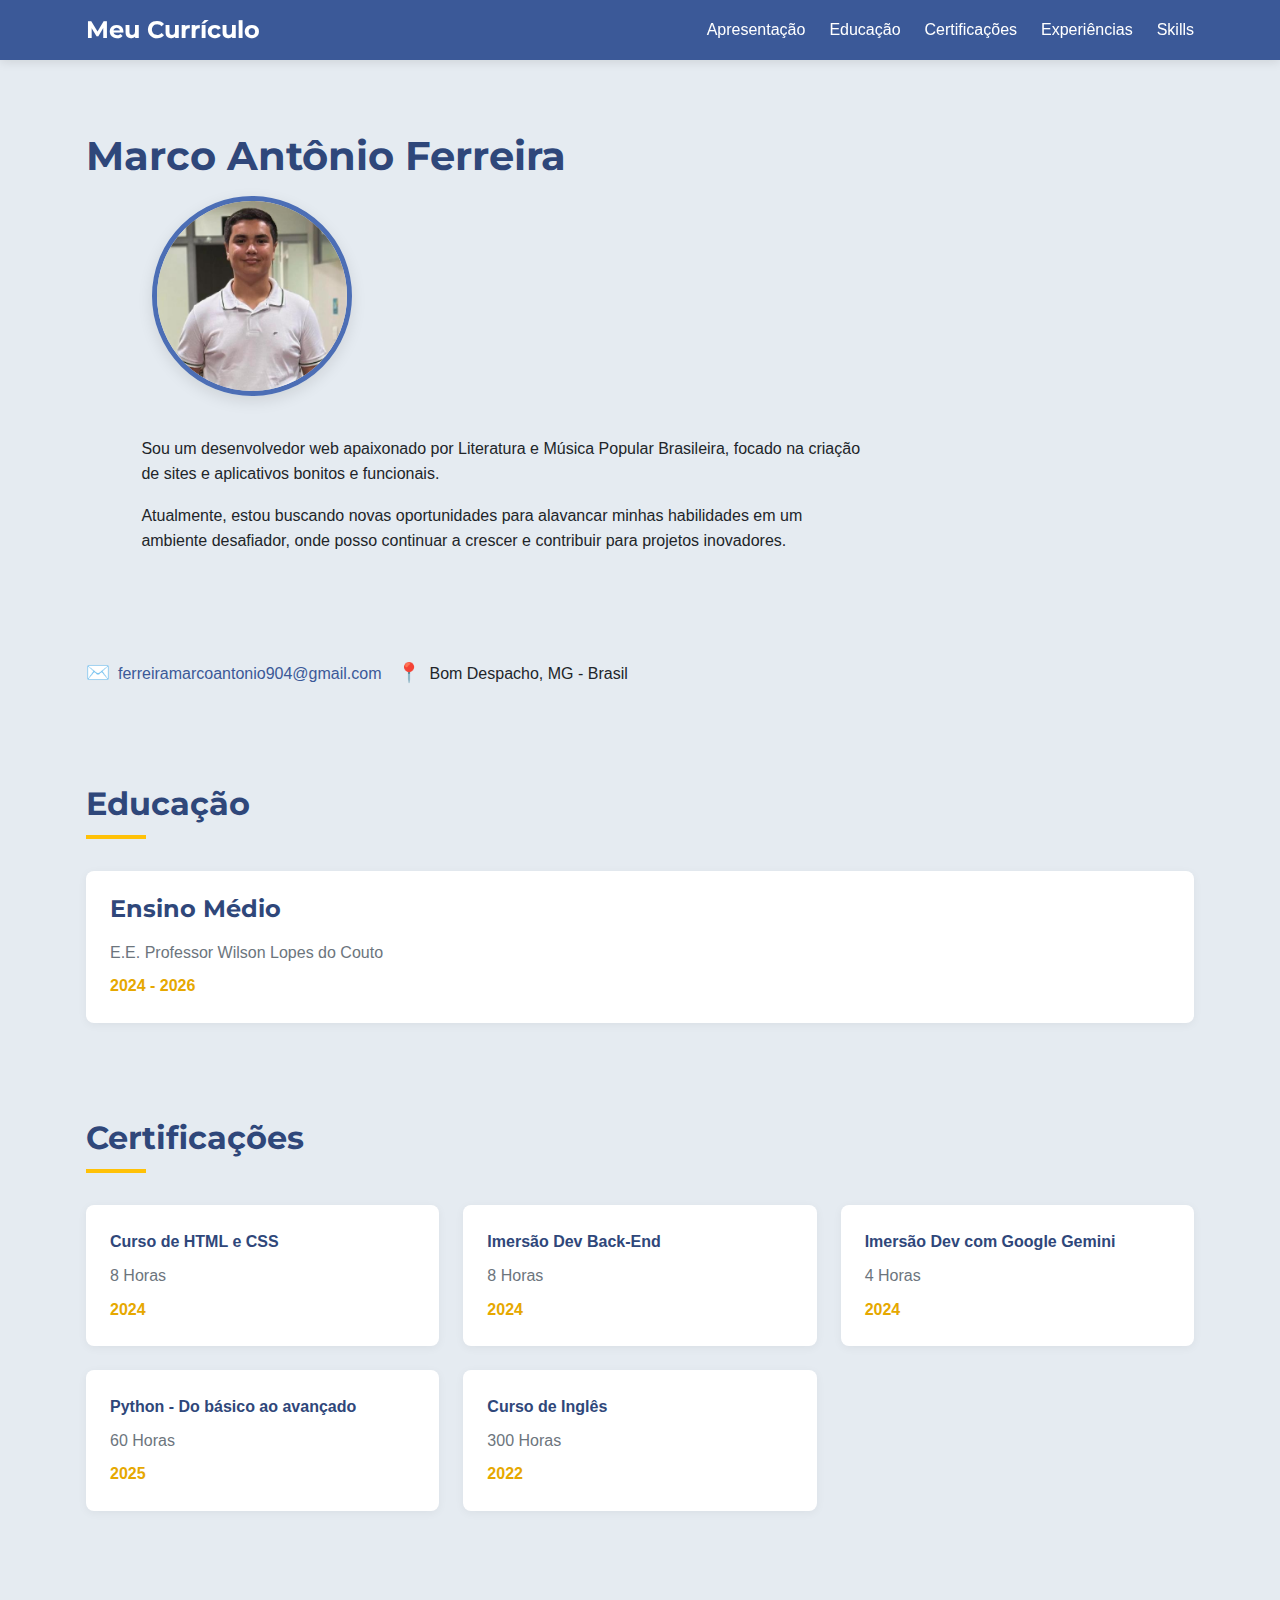
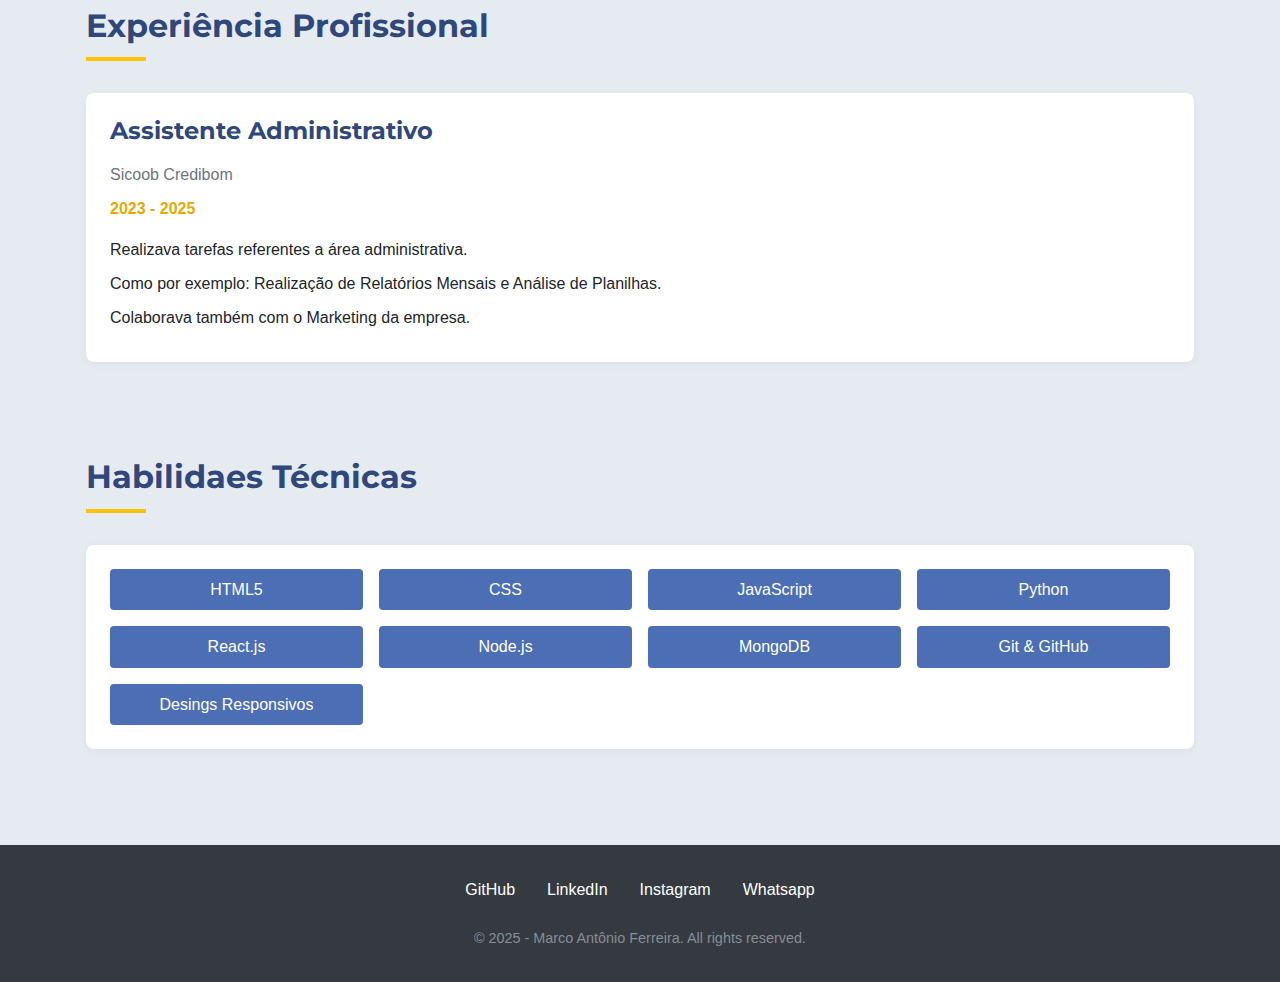
<file: CV/index.html>
<!DOCTYPE html>
<html lang="en">
  <head>
    <meta charset="UTF-8" />
    <meta name="viewport" content="width=device-width, initial-scale=1.0" />
    <title>Curriculum Vitae: Marco Antônio Ferreira    </title>
    <link rel="stylesheet" href="style.css">
    <link rel="preconnect" href="https://fonts.googleapis.com">
    <link rel="preconnect" href="https://fonts.gstatic.com" crossorigin>
    <link href="https://fonts.googleapis.com/css2?family=Montserrat:wght@500;600;700&family=Open+Sans:wght@400;500;600&display=swap" rel="stylesheet">
  </head>
  <body>
    <header id="header">
      <div class="container">
        <div class="logo">Meu Currículo </div>
        <input type="checkbox" id="nav-toggle" class="nav-toggle">
        <label for="nav-toggle" class="nav-toggle-label">
          <span></span>
        </label>
        <nav>
          <ul>
            <li><a href="#presentation">Apresentação</a></li>
            <li><a href="#education">Educação</a></li>
            <li><a href="#certifications">Certificações</a></li>
            <li><a href="#experience">Experiências</a></li>
            <li><a href="#skills">Skills</a></li>
          </ul>
        </nav>
      </div>
    </header>

    <main>
      <!-- Presentation Section -->
      <section id="presentation" class="section">
        <div class="container">
          <h1>Marco Antônio Ferreira</h1>
          <div class="presentation-content">
            <div class="profile-photo">
              <img src="img/Marco-Foto.jpg" alt="Marco">
            </div>
            <div class="presentation-text">
              <p>Sou um desenvolvedor web apaixonado por Literatura e Música Popular Brasileira, focado na criação de sites e aplicativos bonitos e funcionais.</p>

              <p> Atualmente, estou buscando novas oportunidades para alavancar minhas habilidades em um ambiente desafiador, onde posso continuar a crescer e contribuir para projetos inovadores.</p>

            </div>
            <div class="contact-info">
              <div class="contact-item">
                <span class="icon">✉️</span>
                <a href="email">ferreiramarcoantonio904@gmail.com</a>
              </div>
              <div class="contact-item">
                <span class="icon">📍</span>
                <span>Bom Despacho, MG - Brasil</span>
              </div>
            </div>
          </div>
        </div>
      </section>

      <section id="education" class="section">
        <div class="container">
          <h2>Educação</h2>
          <div class="education-content">
            <div class="education-item">
              <h3>Ensino Médio</h3>
              <p class="degree">E.E. Professor Wilson Lopes do Couto</p>
              <p class="year">2024 - 2026</p>
      </section>

      <section id="certifications" class="section">
        <div class="container">
          <h2>Certificações</h2>
          <div class="certifications-content">
            <div class="certification-item">
              <p class="certification-name">Curso de HTML e CSS</p>
              <p class="certification-duration">8 Horas</p>
              <p class="certification-year">2024</p>
            </div>
            <div class="certification-item">
              <p class="certification-name">Imersão Dev Back-End</p>
              <p class="certification-duration">8 Horas</p>
              <p class="certification-year">2024</p>
            </div>
            <div class="certification-item">
              <p class="certification-name">Imersão Dev com Google Gemini</p>
              <p class="certification-duration">4 Horas</p>
              <p class="certification-year">2024</p>
            </div>
            <div class="certification-item">
              <p class="certification-name">Python - Do básico ao avançado </p>
              <p class="certification-duration">60 Horas</p>
              <p class="certification-year">2025</p>
            </div>
            <div class="certification-item">
                <p class="certification-name">Curso de Inglês </p>
                <p class="certification-duration">300 Horas</p>
                <p class="certification-year">2022</p>
              </div>
          </div>
        </div>
      </section>

      <section id="experience" class="section">
        <div class="container">
          <h2>Experiência Profissional</h2>
          <div class="experience-content">
            <div class="experience-item">
              <h3>Assistente Administrativo</h3>
              <p class="company">Sicoob Credibom</p>
              <p class="period">2023 - 2025</p>
              <div class="responsibilities">
                <p>Realizava tarefas referentes a área administrativa.</p>
                <p>Como por exemplo: Realização de Relatórios Mensais e Análise de Planilhas. </p>
                <p>Colaborava também com o Marketing da empresa.</p>
              </div>
        </div>
      </section>

      <section id="skills" class="section">
        <div class="container">
          <h2>Habilidaes Técnicas</h2>
          <div class="skills-content">
            <ul class="skills-list">
              <li>HTML5</li>
              <li>CSS</li>
              <li>JavaScript </li>
              <li>Python</li>
              <li>React.js</li>
              <li>Node.js</li>
              <li>MongoDB</li>
              <li>Git & GitHub</li>
              <li>Desings Responsivos </li>
            </ul>
          </div>
        </div>
      </section>
    </main>

    <footer>
      <div class="container">
        <div class="social-links">
          <ul>
            <li><a href="https://github.com/Marco-ferreira08" target="_blank" rel="noopener noreferrer">GitHub</a></li>
            <li><a href="https://www.linkedin.com/in/marcoa-ferreira/" target="_blank" rel="noopener noreferrer">LinkedIn</a></li>
            <li><a href="https://www.instagram.com/marcoantoniooc/" target="_blank" rel="noopener noreferrer">Instagram</a></li>
            <li><a href="https://api.whatsapp.com/send?phone=%205537998372640&text=Ol%C3%A1%2C+como+posso+ajudr%3F " target="_blank" rel="noopener noreferrer">Whatsapp</a></li>
          </ul>
        </div>
        <div class="copyright">
          <p>&copy; 2025 - Marco Antônio Ferreira. All rights reserved.</p>
        </div>
      </div>
    </footer>
  </body>
</html>
</file>
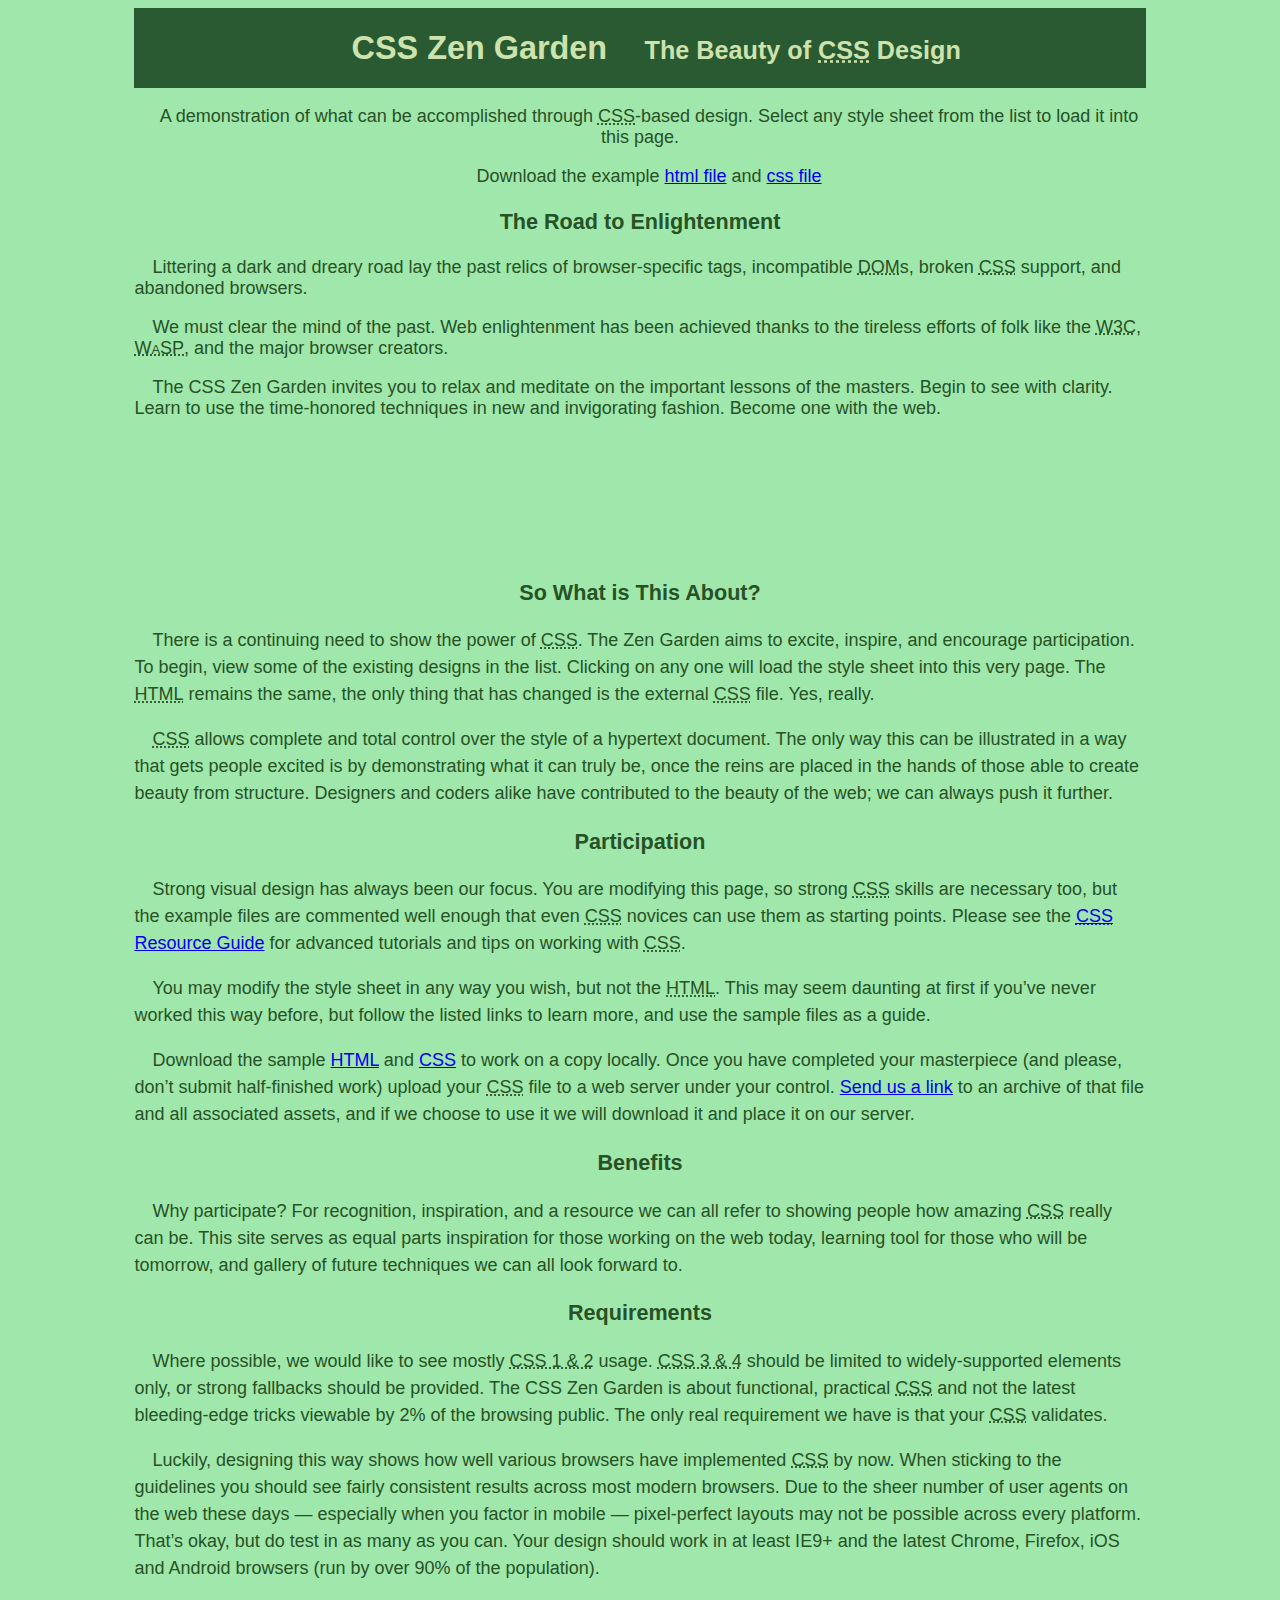
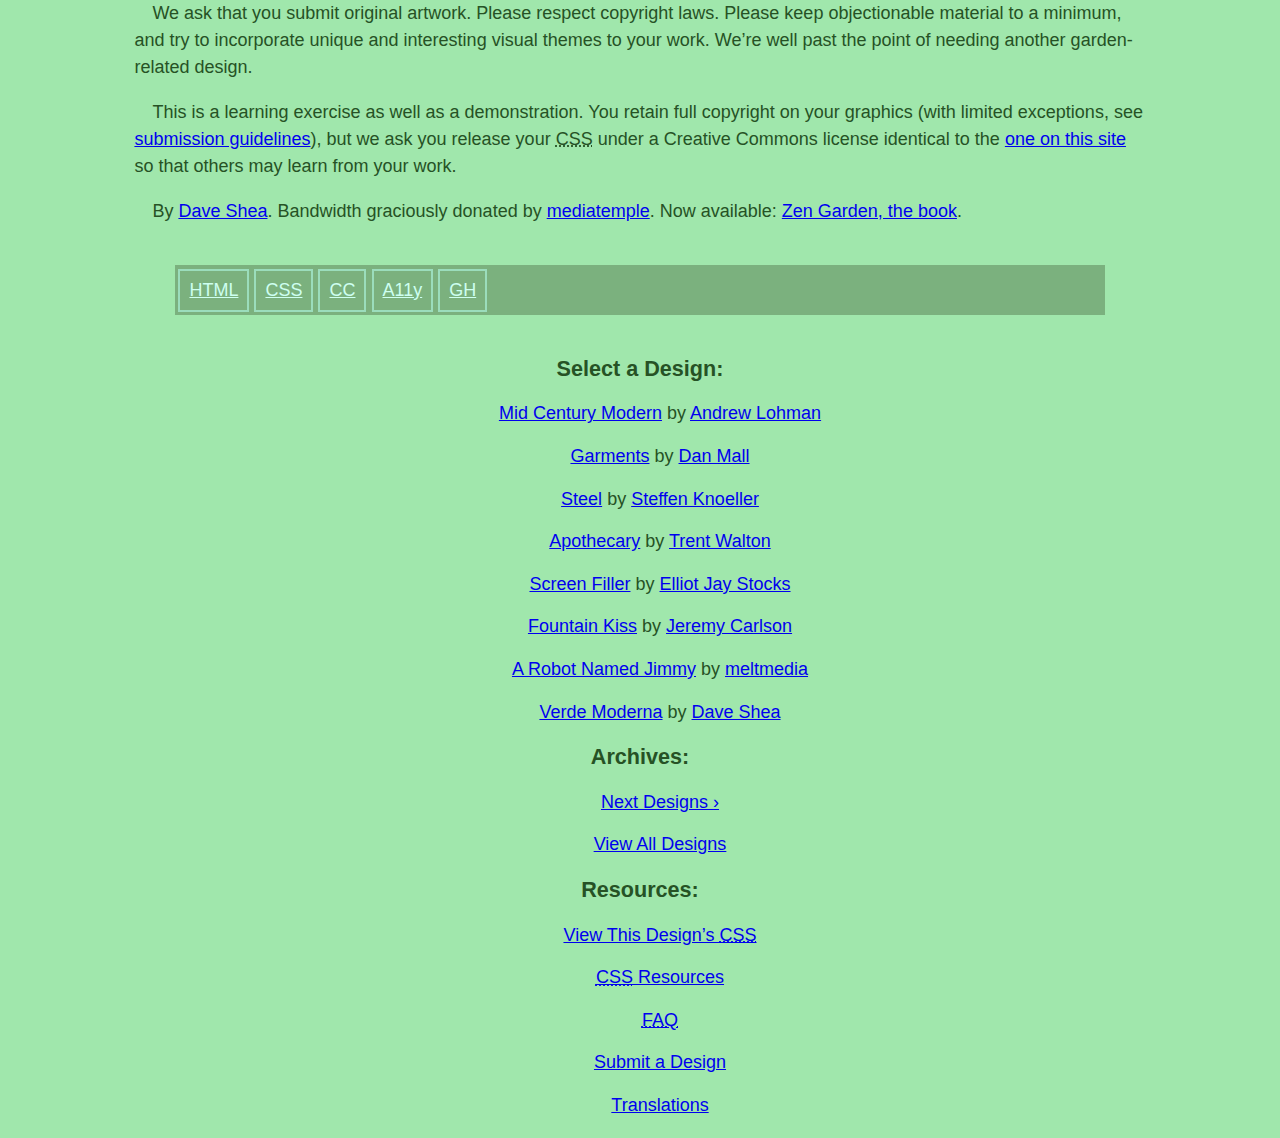
<file: CSS Zen Garden/Box-Model/index.html>
<!DOCTYPE html>
<html lang="en">
<head>
	<meta charset="utf-8">
	<title>CSS Zen Garden: The Beauty of CSS Design</title>

	<link rel="stylesheet" href="style.css	">
	<link rel="stylesheet" media="screen" href="style.css?v=8may2013">
	<link rel="alternate" type="application/rss+xml" title="RSS" href="http://www.csszengarden.com/zengarden.xml">

	<meta name="viewport" content="width=device-width, initial-scale=1.0">
	<meta name="author" content="Dave Shea">
	<meta name="description" content="A demonstration of what can be accomplished visually through CSS-based design.">
	<meta name="robots" content="all">


	<!--[if lt IE 9]>
	<script src="script/html5shiv.js"></script>
	<![endif]-->
</head>

<!--



	View source is a feature, not a bug. Thanks for your curiosity and
	interest in participating!

	Here are the submission guidelines for the new and improved csszengarden.com:

	- CSS3? Of course! Prefix for ALL browsers where necessary.
	- go responsive; test your layout at multiple screen sizes.
	- your browser testing baseline: IE9+, recent Chrome/Firefox/Safari, and iOS/Android
	- Graceful degradation is acceptable, and in fact highly encouraged.
	- use classes for styling. Don't use ids.
	- web fonts are cool, just make sure you have a license to share the files. Hosted
	  services that are applied via the CSS file (ie. Google Fonts) will work fine, but
	  most that require custom HTML won't. TypeKit is supported, see the readme on this
	  page for usage instructions: https://github.com/mezzoblue/csszengarden.com/

	And a few tips on building your CSS file:

	- use :first-child, :last-child and :nth-child to get at non-classed elements
	- use ::before and ::after to create pseudo-elements for extra styling
	- use multiple background images to apply as many as you need to any element
	- use the Kellum Method for image replacement, if still needed. http://goo.gl/GXxdI
	- don't rely on the extra divs at the bottom. Use ::before and ::after instead.

		
-->

<body id="css-zen-garden">
<div class="page-wrapper">

	<section class="intro" id="zen-intro">
		<header role="banner">
			<h1>CSS Zen Garden</h1>
			<h2>The Beauty of <abbr title="Cascading Style Sheets">CSS</abbr> Design</h2>
		</header>

		<div class="summary" id="zen-summary" role="article">
			<p>A demonstration of what can be accomplished through <abbr title="Cascading Style Sheets">CSS</abbr>-based design. Select any style sheet from the list to load it into this page.</p>
			<p>Download the example <a href="/examples/index" title="This page's source HTML code, not to be modified.">html file</a> and <a href="/examples/style.css" title="This page's sample CSS, the file you may modify.">css file</a></p>
		</div>

		<div class="preamble" id="zen-preamble" role="article">
			<h3>The Road to Enlightenment</h3>
			<p>Littering a dark and dreary road lay the past relics of browser-specific tags, incompatible <abbr title="Document Object Model">DOM</abbr>s, broken <abbr title="Cascading Style Sheets">CSS</abbr> support, and abandoned browsers.</p>
			<p>We must clear the mind of the past. Web enlightenment has been achieved thanks to the tireless efforts of folk like the <abbr title="World Wide Web Consortium">W3C</abbr>, <abbr title="Web Standards Project">WaSP</abbr>, and the major browser creators.</p>
			<p>The CSS Zen Garden invites you to relax and meditate on the important lessons of the masters. Begin to see with clarity. Learn to use the time-honored techniques in new and invigorating fashion. Become one with the web.</p>
		</div>
	</section>

	<div class="main supporting" id="zen-supporting" role="main">
		<div class="explanation" id="zen-explanation" role="article">
			<h3>So What is This About?</h3>
			<p>There is a continuing need to show the power of <abbr title="Cascading Style Sheets">CSS</abbr>. The Zen Garden aims to excite, inspire, and encourage participation. To begin, view some of the existing designs in the list. Clicking on any one will load the style sheet into this very page. The <abbr title="HyperText Markup Language">HTML</abbr> remains the same, the only thing that has changed is the external <abbr title="Cascading Style Sheets">CSS</abbr> file. Yes, really.</p>
			<p><abbr title="Cascading Style Sheets">CSS</abbr> allows complete and total control over the style of a hypertext document. The only way this can be illustrated in a way that gets people excited is by demonstrating what it can truly be, once the reins are placed in the hands of those able to create beauty from structure. Designers and coders alike have contributed to the beauty of the web; we can always push it further.</p>
		</div>

		<div class="participation" id="zen-participation" role="article">
			<h3>Participation</h3>
			<p>Strong visual design has always been our focus. You are modifying this page, so strong <abbr title="Cascading Style Sheets">CSS</abbr> skills are necessary too, but the example files are commented well enough that even <abbr title="Cascading Style Sheets">CSS</abbr> novices can use them as starting points. Please see the <a href="/pages/resources/" title="A listing of CSS-related resources"><abbr title="Cascading Style Sheets">CSS</abbr> Resource Guide</a> for advanced tutorials and tips on working with <abbr title="Cascading Style Sheets">CSS</abbr>.</p>
			<p>You may modify the style sheet in any way you wish, but not the <abbr title="HyperText Markup Language">HTML</abbr>. This may seem daunting at first if you&#8217;ve never worked this way before, but follow the listed links to learn more, and use the sample files as a guide.</p>
			<p>Download the sample <a href="/examples/index" title="This page's source HTML code, not to be modified.">HTML</a> and <a href="/examples/style.css" title="This page's sample CSS, the file you may modify.">CSS</a> to work on a copy locally. Once you have completed your masterpiece (and please, don&#8217;t submit half-finished work) upload your <abbr title="Cascading Style Sheets">CSS</abbr> file to a web server under your control. <a href="/pages/submit/" title="Use the contact form to send us your CSS file">Send us a link</a> to an archive of that file and all associated assets, and if we choose to use it we will download it and place it on our server.</p>
		</div>

		<div class="benefits" id="zen-benefits" role="article">
			<h3>Benefits</h3>
			<p>Why participate? For recognition, inspiration, and a resource we can all refer to showing people how amazing <abbr title="Cascading Style Sheets">CSS</abbr> really can be. This site serves as equal parts inspiration for those working on the web today, learning tool for those who will be tomorrow, and gallery of future techniques we can all look forward to.</p>
		</div>

		<div class="requirements" id="zen-requirements" role="article">
			<h3>Requirements</h3>
			<p>Where possible, we would like to see mostly <abbr title="Cascading Style Sheets, levels 1 and 2">CSS 1 &amp; 2</abbr> usage. <abbr title="Cascading Style Sheets, levels 3 and 4">CSS 3 &amp; 4</abbr> should be limited to widely-supported elements only, or strong fallbacks should be provided. The CSS Zen Garden is about functional, practical <abbr title="Cascading Style Sheets">CSS</abbr> and not the latest bleeding-edge tricks viewable by 2% of the browsing public. The only real requirement we have is that your <abbr title="Cascading Style Sheets">CSS</abbr> validates.</p>
			<p>Luckily, designing this way shows how well various browsers have implemented <abbr title="Cascading Style Sheets">CSS</abbr> by now. When sticking to the guidelines you should see fairly consistent results across most modern browsers. Due to the sheer number of user agents on the web these days &#8212; especially when you factor in mobile &#8212; pixel-perfect layouts may not be possible across every platform. That&#8217;s okay, but do test in as many as you can. Your design should work in at least IE9+ and the latest Chrome, Firefox, iOS and Android browsers (run by over 90% of the population).</p>
			<p>We ask that you submit original artwork. Please respect copyright laws. Please keep objectionable material to a minimum, and try to incorporate unique and interesting visual themes to your work. We&#8217;re well past the point of needing another garden-related design.</p>
			<p>This is a learning exercise as well as a demonstration. You retain full copyright on your graphics (with limited exceptions, see <a href="/pages/submit/guidelines/">submission guidelines</a>), but we ask you release your <abbr title="Cascading Style Sheets">CSS</abbr> under a Creative Commons license identical to the <a href="http://creativecommons.org/licenses/by-nc-sa/3.0/" title="View the Zen Garden's license information.">one on this site</a> so that others may learn from your work.</p>
			<p role="contentinfo">By <a href="http://www.mezzoblue.com/">Dave Shea</a>. Bandwidth graciously donated by <a href="http://www.mediatemple.net/">mediatemple</a>. Now available: <a href="http://www.amazon.com/exec/obidos/ASIN/0321303474/mezzoblue-20/">Zen Garden, the book</a>.</p>
		</div>

		<footer>
			<a href="http://validator.w3.org/check/referer" title="Check the validity of this site&#8217;s HTML" class="zen-validate-html">HTML</a>
			<a href="http://jigsaw.w3.org/css-validator/check/referer" title="Check the validity of this site&#8217;s CSS" class="zen-validate-css">CSS</a>
			<a href="http://creativecommons.org/licenses/by-nc-sa/3.0/" title="View the Creative Commons license of this site: Attribution-NonCommercial-ShareAlike." class="zen-license">CC</a>
			<a href="http://mezzoblue.com/zengarden/faq/#aaa" title="Read about the accessibility of this site" class="zen-accessibility">A11y</a>
			<a href="https://github.com/mezzoblue/csszengarden.com" title="Fork this site on Github" class="zen-github">GH</a>
		</footer>

	</div>


	<aside class="sidebar" role="complementary">
		<div class="wrapper">

			<div class="design-selection" id="design-selection">
				<h3 class="select">Select a Design:</h3>
				<nav role="navigation">
					<ul>
					<li>
						<a href="/221/" class="design-name">Mid Century Modern</a> by						<a href="http://andrewlohman.com/" class="designer-name">Andrew Lohman</a>
					</li>					<li>
						<a href="/220/" class="design-name">Garments</a> by						<a href="http://danielmall.com/" class="designer-name">Dan Mall</a>
					</li>					<li>
						<a href="/219/" class="design-name">Steel</a> by						<a href="http://steffen-knoeller.de" class="designer-name">Steffen Knoeller</a>
					</li>					<li>
						<a href="/218/" class="design-name">Apothecary</a> by						<a href="http://trentwalton.com" class="designer-name">Trent Walton</a>
					</li>					<li>
						<a href="/217/" class="design-name">Screen Filler</a> by						<a href="http://elliotjaystocks.com/" class="designer-name">Elliot Jay Stocks</a>
					</li>					<li>
						<a href="/216/" class="design-name">Fountain Kiss</a> by						<a href="http://jeremycarlson.com" class="designer-name">Jeremy Carlson</a>
					</li>					<li>
						<a href="/215/" class="design-name">A Robot Named Jimmy</a> by						<a href="http://meltmedia.com/" class="designer-name">meltmedia</a>
					</li>					<li>
						<a href="/214/" class="design-name">Verde Moderna</a> by						<a href="http://www.mezzoblue.com/" class="designer-name">Dave Shea</a>
					</li>					</ul>
				</nav>
			</div>

			<div class="design-archives" id="design-archives">
				<h3 class="archives">Archives:</h3>
				<nav role="navigation">
					<ul>
						<li class="next">
							<a href="/214/page1">
								Next Designs <span class="indicator">&rsaquo;</span>
							</a>
						</li>
						<li class="viewall">
							<a href="/pages/alldesigns/" title="View every submission to the Zen Garden.">
								View All Designs							</a>
						</li>
					</ul>
				</nav>
			</div>

			<div class="zen-resources" id="zen-resources">
				<h3 class="resources">Resources:</h3>
				<ul>
					<li class="view-css">
						<a href="style.css" title="View the source CSS file of the currently-viewed design.">
							View This Design&#8217;s <abbr title="Cascading Style Sheets">CSS</abbr>						</a>
					</li>
					<li class="css-resources">
						<a href="/pages/resources/" title="Links to great sites with information on using CSS.">
							<abbr title="Cascading Style Sheets">CSS</abbr> Resources						</a>
					</li>
					<li class="zen-faq">
						<a href="/pages/faq/" title="A list of Frequently Asked Questions about the Zen Garden.">
							<abbr title="Frequently Asked Questions">FAQ</abbr>						</a>
					</li>
					<li class="zen-submit">
						<a href="/pages/submit/" title="Send in your own CSS file.">
							Submit a Design						</a>
					</li>
					<li class="zen-translations">
						<a href="/pages/translations/" title="View translated versions of this page.">
							Translations						</a>
					</li>
				</ul>
			</div>
		</div>
	</aside>


</div>

<!--

	These superfluous divs/spans were originally provided as catch-alls to add extra imagery.
	These days we have full ::before and ::after support, favour using those instead.
	These only remain for historical design compatibility. They might go away one day.
		
-->
<div class="extra1" role="presentation"></div><div class="extra2" role="presentation"></div><div class="extra3" role="presentation"></div>
<div class="extra4" role="presentation"></div><div class="extra5" role="presentation"></div><div class="extra6" role="presentation"></div>

</body>
</html>
</file>
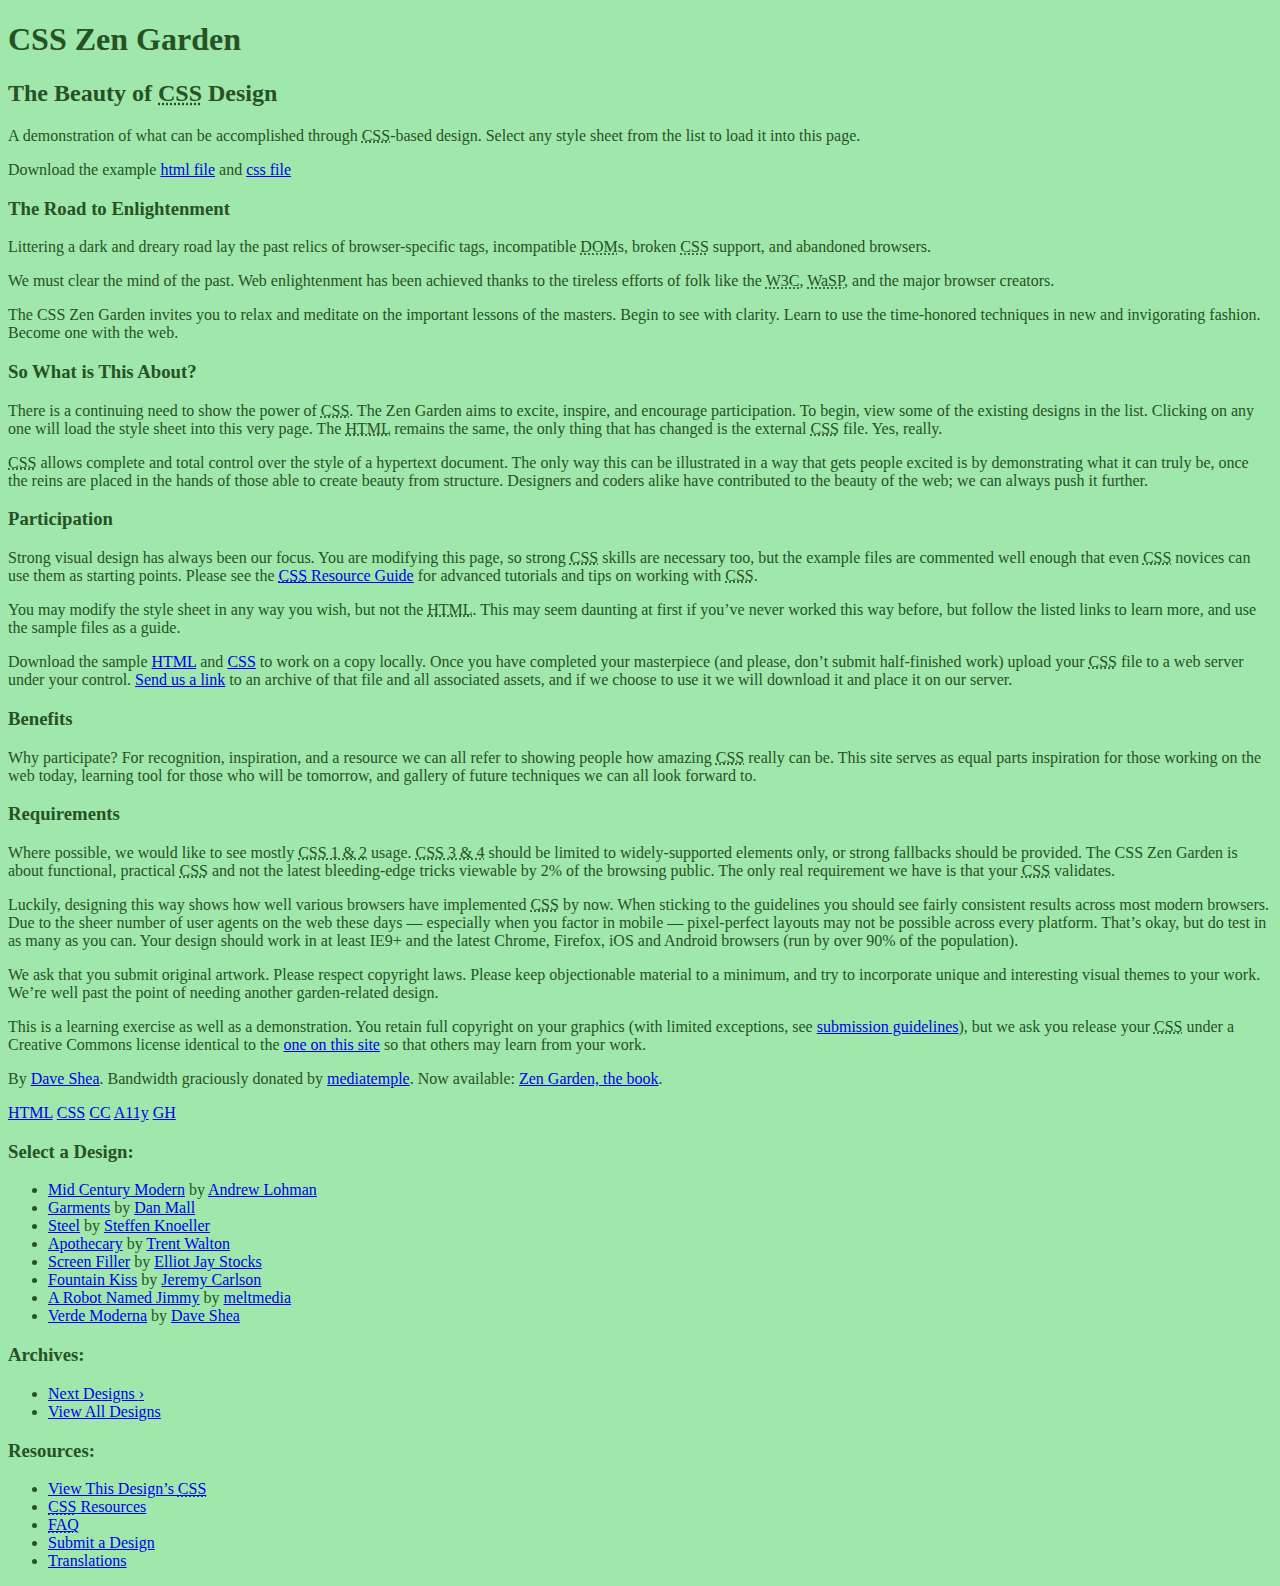
<file: CSS Zen Garden/Paleta-Cores/index.html>
<!DOCTYPE html>
<html lang="en">
<head>
	<meta charset="utf-8">
	<title>CSS Zen Garden: The Beauty of CSS Design</title>

	<link rel="stylesheet" href="style.css	">
	<link rel="stylesheet" media="screen" href="style.css?v=8may2013">
	<link rel="alternate" type="application/rss+xml" title="RSS" href="http://www.csszengarden.com/zengarden.xml">

	<meta name="viewport" content="width=device-width, initial-scale=1.0">
	<meta name="author" content="Dave Shea">
	<meta name="description" content="A demonstration of what can be accomplished visually through CSS-based design.">
	<meta name="robots" content="all">


	<!--[if lt IE 9]>
	<script src="script/html5shiv.js"></script>
	<![endif]-->
</head>

<!--



	View source is a feature, not a bug. Thanks for your curiosity and
	interest in participating!

	Here are the submission guidelines for the new and improved csszengarden.com:

	- CSS3? Of course! Prefix for ALL browsers where necessary.
	- go responsive; test your layout at multiple screen sizes.
	- your browser testing baseline: IE9+, recent Chrome/Firefox/Safari, and iOS/Android
	- Graceful degradation is acceptable, and in fact highly encouraged.
	- use classes for styling. Don't use ids.
	- web fonts are cool, just make sure you have a license to share the files. Hosted
	  services that are applied via the CSS file (ie. Google Fonts) will work fine, but
	  most that require custom HTML won't. TypeKit is supported, see the readme on this
	  page for usage instructions: https://github.com/mezzoblue/csszengarden.com/

	And a few tips on building your CSS file:

	- use :first-child, :last-child and :nth-child to get at non-classed elements
	- use ::before and ::after to create pseudo-elements for extra styling
	- use multiple background images to apply as many as you need to any element
	- use the Kellum Method for image replacement, if still needed. http://goo.gl/GXxdI
	- don't rely on the extra divs at the bottom. Use ::before and ::after instead.

		
-->

<body id="css-zen-garden">
<div class="page-wrapper">

	<section class="intro" id="zen-intro">
		<header role="banner">
			<h1>CSS Zen Garden</h1>
			<h2>The Beauty of <abbr title="Cascading Style Sheets">CSS</abbr> Design</h2>
		</header>

		<div class="summary" id="zen-summary" role="article">
			<p>A demonstration of what can be accomplished through <abbr title="Cascading Style Sheets">CSS</abbr>-based design. Select any style sheet from the list to load it into this page.</p>
			<p>Download the example <a href="/examples/index" title="This page's source HTML code, not to be modified.">html file</a> and <a href="/examples/style.css" title="This page's sample CSS, the file you may modify.">css file</a></p>
		</div>

		<div class="preamble" id="zen-preamble" role="article">
			<h3>The Road to Enlightenment</h3>
			<p>Littering a dark and dreary road lay the past relics of browser-specific tags, incompatible <abbr title="Document Object Model">DOM</abbr>s, broken <abbr title="Cascading Style Sheets">CSS</abbr> support, and abandoned browsers.</p>
			<p>We must clear the mind of the past. Web enlightenment has been achieved thanks to the tireless efforts of folk like the <abbr title="World Wide Web Consortium">W3C</abbr>, <abbr title="Web Standards Project">WaSP</abbr>, and the major browser creators.</p>
			<p>The CSS Zen Garden invites you to relax and meditate on the important lessons of the masters. Begin to see with clarity. Learn to use the time-honored techniques in new and invigorating fashion. Become one with the web.</p>
		</div>
	</section>

	<div class="main supporting" id="zen-supporting" role="main">
		<div class="explanation" id="zen-explanation" role="article">
			<h3>So What is This About?</h3>
			<p>There is a continuing need to show the power of <abbr title="Cascading Style Sheets">CSS</abbr>. The Zen Garden aims to excite, inspire, and encourage participation. To begin, view some of the existing designs in the list. Clicking on any one will load the style sheet into this very page. The <abbr title="HyperText Markup Language">HTML</abbr> remains the same, the only thing that has changed is the external <abbr title="Cascading Style Sheets">CSS</abbr> file. Yes, really.</p>
			<p><abbr title="Cascading Style Sheets">CSS</abbr> allows complete and total control over the style of a hypertext document. The only way this can be illustrated in a way that gets people excited is by demonstrating what it can truly be, once the reins are placed in the hands of those able to create beauty from structure. Designers and coders alike have contributed to the beauty of the web; we can always push it further.</p>
		</div>

		<div class="participation" id="zen-participation" role="article">
			<h3>Participation</h3>
			<p>Strong visual design has always been our focus. You are modifying this page, so strong <abbr title="Cascading Style Sheets">CSS</abbr> skills are necessary too, but the example files are commented well enough that even <abbr title="Cascading Style Sheets">CSS</abbr> novices can use them as starting points. Please see the <a href="/pages/resources/" title="A listing of CSS-related resources"><abbr title="Cascading Style Sheets">CSS</abbr> Resource Guide</a> for advanced tutorials and tips on working with <abbr title="Cascading Style Sheets">CSS</abbr>.</p>
			<p>You may modify the style sheet in any way you wish, but not the <abbr title="HyperText Markup Language">HTML</abbr>. This may seem daunting at first if you&#8217;ve never worked this way before, but follow the listed links to learn more, and use the sample files as a guide.</p>
			<p>Download the sample <a href="/examples/index" title="This page's source HTML code, not to be modified.">HTML</a> and <a href="/examples/style.css" title="This page's sample CSS, the file you may modify.">CSS</a> to work on a copy locally. Once you have completed your masterpiece (and please, don&#8217;t submit half-finished work) upload your <abbr title="Cascading Style Sheets">CSS</abbr> file to a web server under your control. <a href="/pages/submit/" title="Use the contact form to send us your CSS file">Send us a link</a> to an archive of that file and all associated assets, and if we choose to use it we will download it and place it on our server.</p>
		</div>

		<div class="benefits" id="zen-benefits" role="article">
			<h3>Benefits</h3>
			<p>Why participate? For recognition, inspiration, and a resource we can all refer to showing people how amazing <abbr title="Cascading Style Sheets">CSS</abbr> really can be. This site serves as equal parts inspiration for those working on the web today, learning tool for those who will be tomorrow, and gallery of future techniques we can all look forward to.</p>
		</div>

		<div class="requirements" id="zen-requirements" role="article">
			<h3>Requirements</h3>
			<p>Where possible, we would like to see mostly <abbr title="Cascading Style Sheets, levels 1 and 2">CSS 1 &amp; 2</abbr> usage. <abbr title="Cascading Style Sheets, levels 3 and 4">CSS 3 &amp; 4</abbr> should be limited to widely-supported elements only, or strong fallbacks should be provided. The CSS Zen Garden is about functional, practical <abbr title="Cascading Style Sheets">CSS</abbr> and not the latest bleeding-edge tricks viewable by 2% of the browsing public. The only real requirement we have is that your <abbr title="Cascading Style Sheets">CSS</abbr> validates.</p>
			<p>Luckily, designing this way shows how well various browsers have implemented <abbr title="Cascading Style Sheets">CSS</abbr> by now. When sticking to the guidelines you should see fairly consistent results across most modern browsers. Due to the sheer number of user agents on the web these days &#8212; especially when you factor in mobile &#8212; pixel-perfect layouts may not be possible across every platform. That&#8217;s okay, but do test in as many as you can. Your design should work in at least IE9+ and the latest Chrome, Firefox, iOS and Android browsers (run by over 90% of the population).</p>
			<p>We ask that you submit original artwork. Please respect copyright laws. Please keep objectionable material to a minimum, and try to incorporate unique and interesting visual themes to your work. We&#8217;re well past the point of needing another garden-related design.</p>
			<p>This is a learning exercise as well as a demonstration. You retain full copyright on your graphics (with limited exceptions, see <a href="/pages/submit/guidelines/">submission guidelines</a>), but we ask you release your <abbr title="Cascading Style Sheets">CSS</abbr> under a Creative Commons license identical to the <a href="http://creativecommons.org/licenses/by-nc-sa/3.0/" title="View the Zen Garden's license information.">one on this site</a> so that others may learn from your work.</p>
			<p role="contentinfo">By <a href="http://www.mezzoblue.com/">Dave Shea</a>. Bandwidth graciously donated by <a href="http://www.mediatemple.net/">mediatemple</a>. Now available: <a href="http://www.amazon.com/exec/obidos/ASIN/0321303474/mezzoblue-20/">Zen Garden, the book</a>.</p>
		</div>

		<footer>
			<a href="http://validator.w3.org/check/referer" title="Check the validity of this site&#8217;s HTML" class="zen-validate-html">HTML</a>
			<a href="http://jigsaw.w3.org/css-validator/check/referer" title="Check the validity of this site&#8217;s CSS" class="zen-validate-css">CSS</a>
			<a href="http://creativecommons.org/licenses/by-nc-sa/3.0/" title="View the Creative Commons license of this site: Attribution-NonCommercial-ShareAlike." class="zen-license">CC</a>
			<a href="http://mezzoblue.com/zengarden/faq/#aaa" title="Read about the accessibility of this site" class="zen-accessibility">A11y</a>
			<a href="https://github.com/mezzoblue/csszengarden.com" title="Fork this site on Github" class="zen-github">GH</a>
		</footer>

	</div>


	<aside class="sidebar" role="complementary">
		<div class="wrapper">

			<div class="design-selection" id="design-selection">
				<h3 class="select">Select a Design:</h3>
				<nav role="navigation">
					<ul>
					<li>
						<a href="/221/" class="design-name">Mid Century Modern</a> by						<a href="http://andrewlohman.com/" class="designer-name">Andrew Lohman</a>
					</li>					<li>
						<a href="/220/" class="design-name">Garments</a> by						<a href="http://danielmall.com/" class="designer-name">Dan Mall</a>
					</li>					<li>
						<a href="/219/" class="design-name">Steel</a> by						<a href="http://steffen-knoeller.de" class="designer-name">Steffen Knoeller</a>
					</li>					<li>
						<a href="/218/" class="design-name">Apothecary</a> by						<a href="http://trentwalton.com" class="designer-name">Trent Walton</a>
					</li>					<li>
						<a href="/217/" class="design-name">Screen Filler</a> by						<a href="http://elliotjaystocks.com/" class="designer-name">Elliot Jay Stocks</a>
					</li>					<li>
						<a href="/216/" class="design-name">Fountain Kiss</a> by						<a href="http://jeremycarlson.com" class="designer-name">Jeremy Carlson</a>
					</li>					<li>
						<a href="/215/" class="design-name">A Robot Named Jimmy</a> by						<a href="http://meltmedia.com/" class="designer-name">meltmedia</a>
					</li>					<li>
						<a href="/214/" class="design-name">Verde Moderna</a> by						<a href="http://www.mezzoblue.com/" class="designer-name">Dave Shea</a>
					</li>					</ul>
				</nav>
			</div>

			<div class="design-archives" id="design-archives">
				<h3 class="archives">Archives:</h3>
				<nav role="navigation">
					<ul>
						<li class="next">
							<a href="/214/page1">
								Next Designs <span class="indicator">&rsaquo;</span>
							</a>
						</li>
						<li class="viewall">
							<a href="/pages/alldesigns/" title="View every submission to the Zen Garden.">
								View All Designs							</a>
						</li>
					</ul>
				</nav>
			</div>

			<div class="zen-resources" id="zen-resources">
				<h3 class="resources">Resources:</h3>
				<ul>
					<li class="view-css">
						<a href="style.css" title="View the source CSS file of the currently-viewed design.">
							View This Design&#8217;s <abbr title="Cascading Style Sheets">CSS</abbr>						</a>
					</li>
					<li class="css-resources">
						<a href="/pages/resources/" title="Links to great sites with information on using CSS.">
							<abbr title="Cascading Style Sheets">CSS</abbr> Resources						</a>
					</li>
					<li class="zen-faq">
						<a href="/pages/faq/" title="A list of Frequently Asked Questions about the Zen Garden.">
							<abbr title="Frequently Asked Questions">FAQ</abbr>						</a>
					</li>
					<li class="zen-submit">
						<a href="/pages/submit/" title="Send in your own CSS file.">
							Submit a Design						</a>
					</li>
					<li class="zen-translations">
						<a href="/pages/translations/" title="View translated versions of this page.">
							Translations						</a>
					</li>
				</ul>
			</div>
		</div>
	</aside>


</div>

<!--

	These superfluous divs/spans were originally provided as catch-alls to add extra imagery.
	These days we have full ::before and ::after support, favour using those instead.
	These only remain for historical design compatibility. They might go away one day.
		
-->
<div class="extra1" role="presentation"></div><div class="extra2" role="presentation"></div><div class="extra3" role="presentation"></div>
<div class="extra4" role="presentation"></div><div class="extra5" role="presentation"></div><div class="extra6" role="presentation"></div>

</body>
</html>
</file>
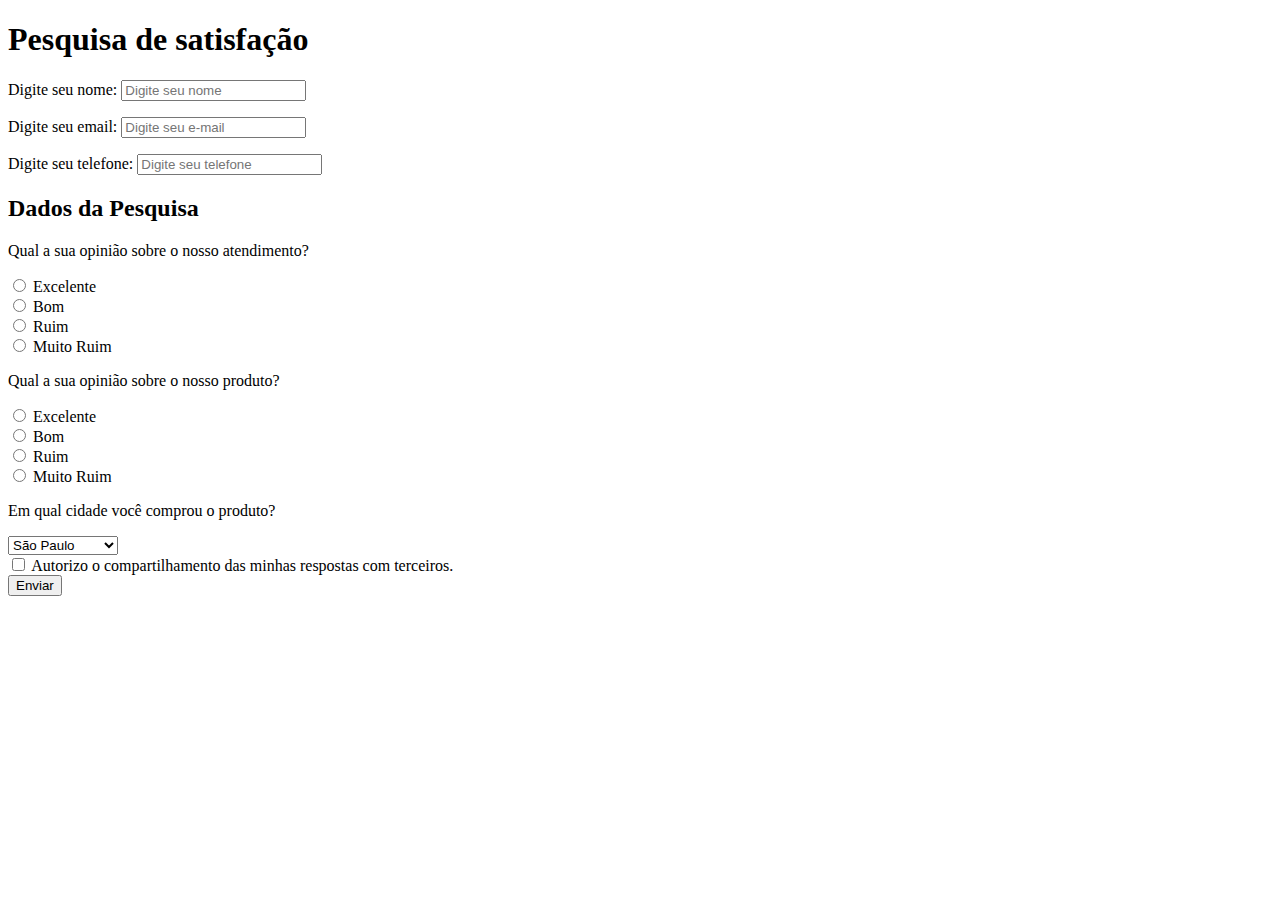
<file: formulario.html>
<!DOCTYPE html>
<html lang="pt-br">
<head>
    <meta charset="UTF-8">
    <meta name="viewport" content="width=device-width, initial-scale=1.0">
    <title>Formulário</title>
</head>
<body>
    <h1>Pesquisa de satisfação</h1>

  <p>
    <label for="nome">Digite seu nome:</label>
    <input type="text" name="Nome:" id="nome" placeholder="Digite seu nome" required>
   
  </p>
        
    <p>
        <label for="email">Digite seu email:</label>
        <input type="email" name="Email:" id="email" placeholder="Digite seu e-mail" required>
    </p>
       
       <p>
        <label for="tel">Digite seu telefone:</label>
        <input type="number" name="Telefone:" id="telefone" placeholder="Digite seu telefone" required>
       </p>
  
       <p>
        <section>
            <h2>Dados da Pesquisa</h2>
            <p>Qual a sua opinião sobre o nosso atendimento?</p>
            <input type="radio" name="atendimento" id="excelente" value="excelente">
            <label for="excelente">Excelente</label><br>
            <input type="radio" name="atendimento" id="bom" value="bom">
            <label for="bom">Bom</label><br>
            <input type="radio" name="atendimento" id="ruim" value="ruim">
            <label for="ruim">Ruim</label><br>
            <input type="radio" name="atendimento" id="muito_ruim" value="muito_ruim">
            <label for="muito_ruim">Muito Ruim</label><br>


            <p>Qual a sua opinião sobre o nosso produto?</p>
            <input type="radio" name="produto" id="excelente_produto" value="excelente_produto">
            <label for="excelente_produto">Excelente</label><br>
            <input type="radio" name="produto" id="bom_produto" value="bom_produto">
            <label for="bom_produto">Bom</label><br>
            <input type="radio" name="produto" id="ruim_produto" value="ruim_produto">
            <label for="ruim_produto">Ruim</label><br>
            <input type="radio" name="produto" id="muito_ruim_produto" value="muito_ruim_produto">
            <label for="muito_ruim_produto">Muito Ruim</label><br>

            <p>Em qual cidade você comprou o produto?</p>
            <select name="cidade" id="cidade">
                <option value="sao_paulo">São Paulo</option>
                <option value="rio_de_janeiro">Rio de Janeiro</option>
                <option value="belo_horizonte">Belo Horizonte</option>
                <option value="porto_alegre">Porto Alegre</option>
                <option value="salvador">Salvador</option>
                <option value="curitiba">Curitiba</option>
                <option value="recife">Recife</option>
                <option value="fortaleza">Fortaleza</option>
                <option value="brasilia">Brasília</option>
                <option value="outro">Outro</option>
            </select><br>
            <input type="checkbox" name="compartilhar" id="compartilhar" value="sim">
            <label for="compartilhar">Autorizo o compartilhamento das minhas respostas com terceiros.</label><br>
            <input type="submit" value="Enviar">

        </section>
       </p>


</body>
</html>
</file>
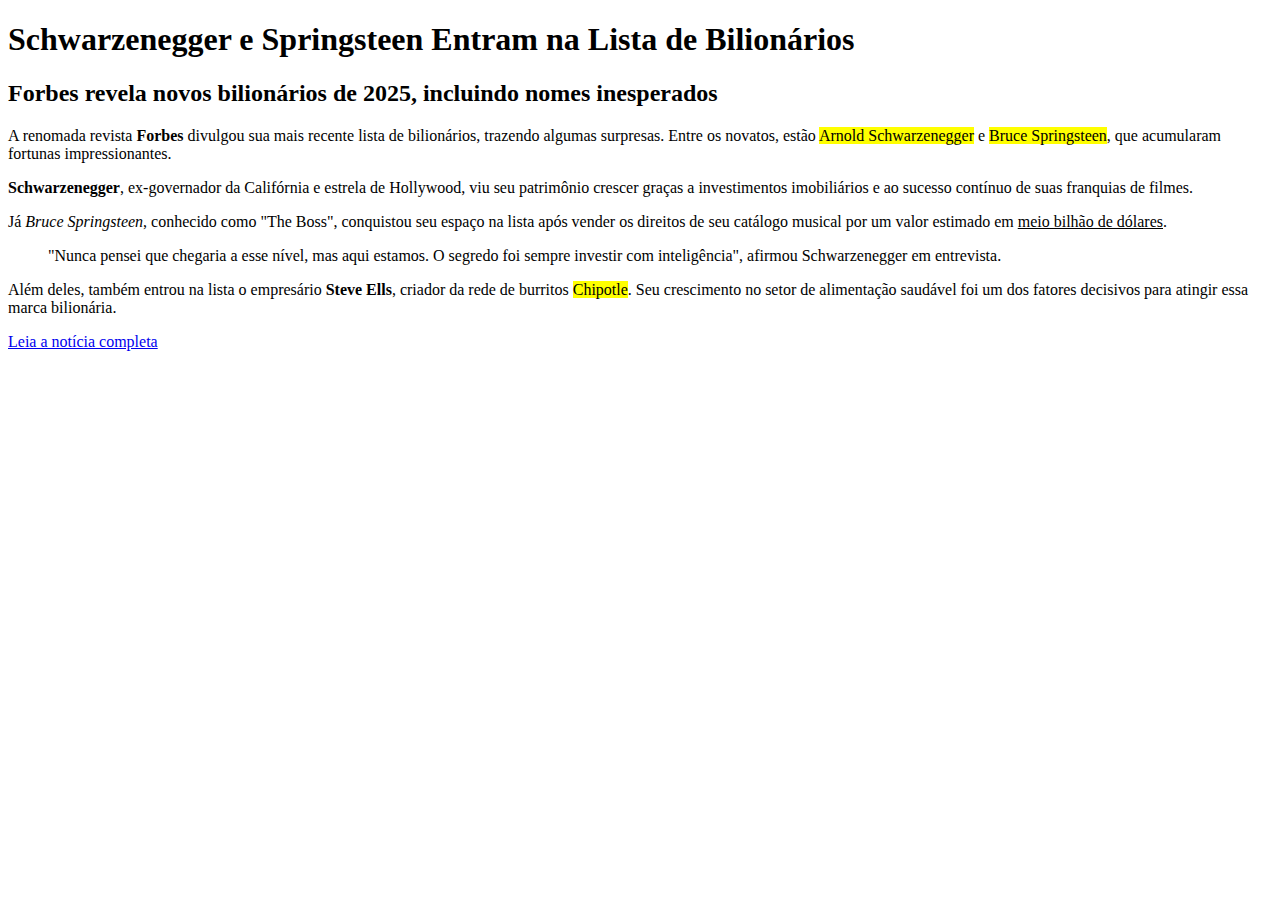
<file: noticia.html>
<!DOCTYPE html>
<html lang="pt-BR">
<head>
    <meta charset="UTF-8">
    <meta name="viewport" content="width=device-width, initial-scale=1.0">
    <title>Notícia do Dia</title>
</head> 
<body>
    <h1>Schwarzenegger e Springsteen Entram na Lista de Bilionários</h1>
    <h2>Forbes revela novos bilionários de 2025, incluindo nomes inesperados</h2>
    
    <p>A renomada revista <strong>Forbes</strong> divulgou sua mais recente lista de bilionários, trazendo algumas surpresas. Entre os novatos, estão <mark>Arnold Schwarzenegger</mark> e <mark>Bruce Springsteen</mark>, que acumularam fortunas impressionantes.</p>
    
    <p><b>Schwarzenegger</b>, ex-governador da Califórnia e estrela de Hollywood, viu seu patrimônio crescer graças a investimentos imobiliários e ao sucesso contínuo de suas franquias de filmes.</p>
    
    <p>Já <i>Bruce Springsteen</i>, conhecido como "The Boss", conquistou seu espaço na lista após vender os direitos de seu catálogo musical por um valor estimado em <u>meio bilhão de dólares</u>.</p>
    
    <blockquote>"Nunca pensei que chegaria a esse nível, mas aqui estamos. O segredo foi sempre investir com inteligência", afirmou Schwarzenegger em entrevista.</blockquote>
    
    <p>Além deles, também entrou na lista o empresário <strong>Steve Ells</strong>, criador da rede de burritos <mark>Chipotle</mark>. Seu crescimento no setor de alimentação saudável foi um dos fatores decisivos para atingir essa marca bilionária.</p>
    
    <p><a href="https://g1.globo.com/economia/noticia/2025/04/01/schwarzenegger-bruce-springsteen-criador-de-rede-de-burritos-os-novatos-na-lista-de-bilionarios-da-forbes.ghtml" target="_blank">Leia a notícia completa</a></p>
</body>
</html>
</file>
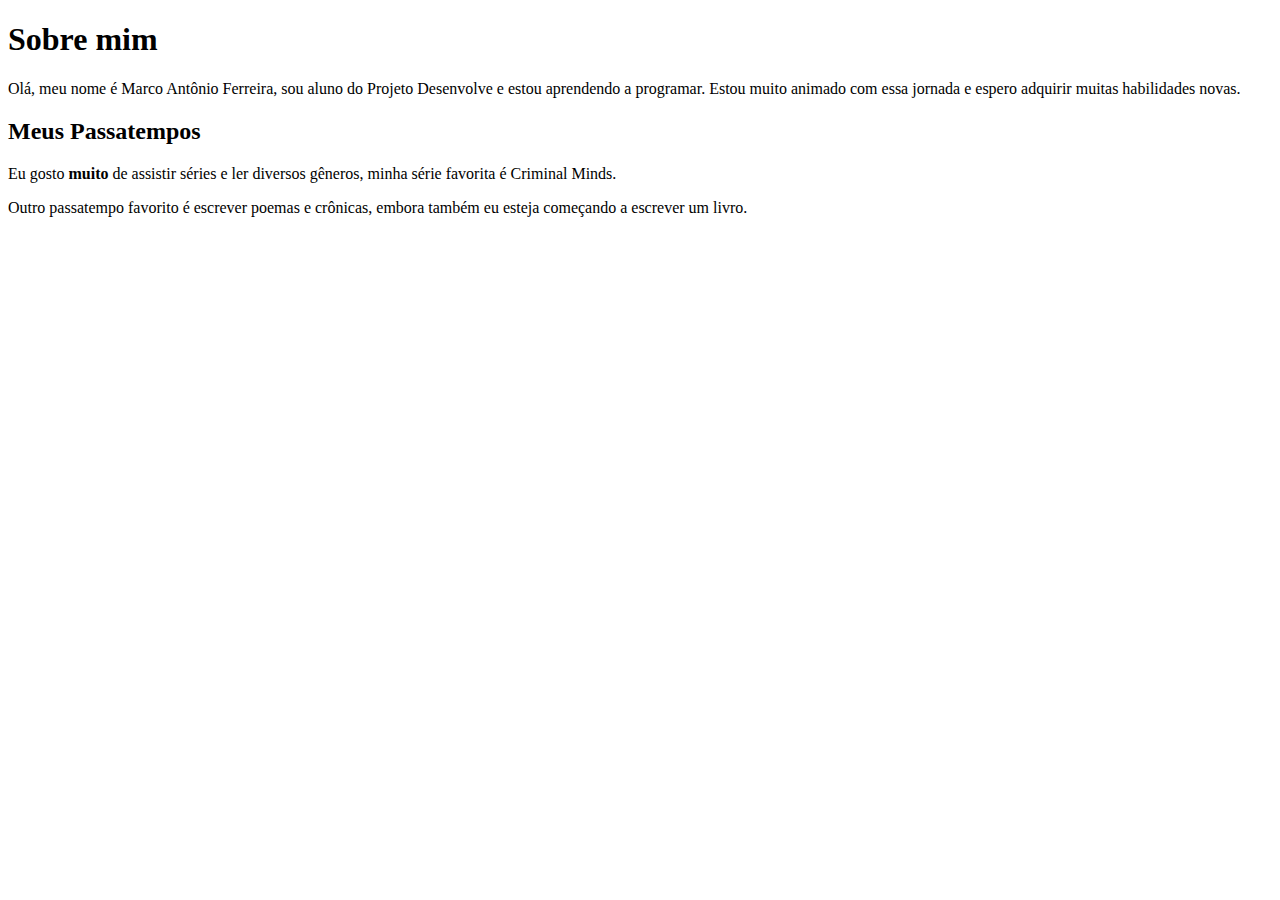
<file: pagina.html>
<!DOCTYPE html>
<html lang="pt-br">
<head>
    <meta charset="UTF-8">
    <meta name="viewport" content="width=device-width, initial-scale=1.0">
    <title>Primeira atividade</title>
</head>
<body>
    <h1>Sobre mim</h1>
    <p>
        Olá, meu nome é Marco Antônio Ferreira, sou aluno do Projeto Desenvolve e estou aprendendo a programar. Estou muito animado com essa jornada e espero adquirir muitas habilidades novas.
    </p>

    <h2>Meus Passatempos </h2>
    <p>Eu gosto <strong>muito</strong> de assistir séries e ler diversos gêneros, minha série favorita é Criminal Minds. </p>
    <p>Outro passatempo favorito é escrever poemas e crônicas, embora também eu esteja começando a escrever um livro. </p>
</body>
</html>
</file>
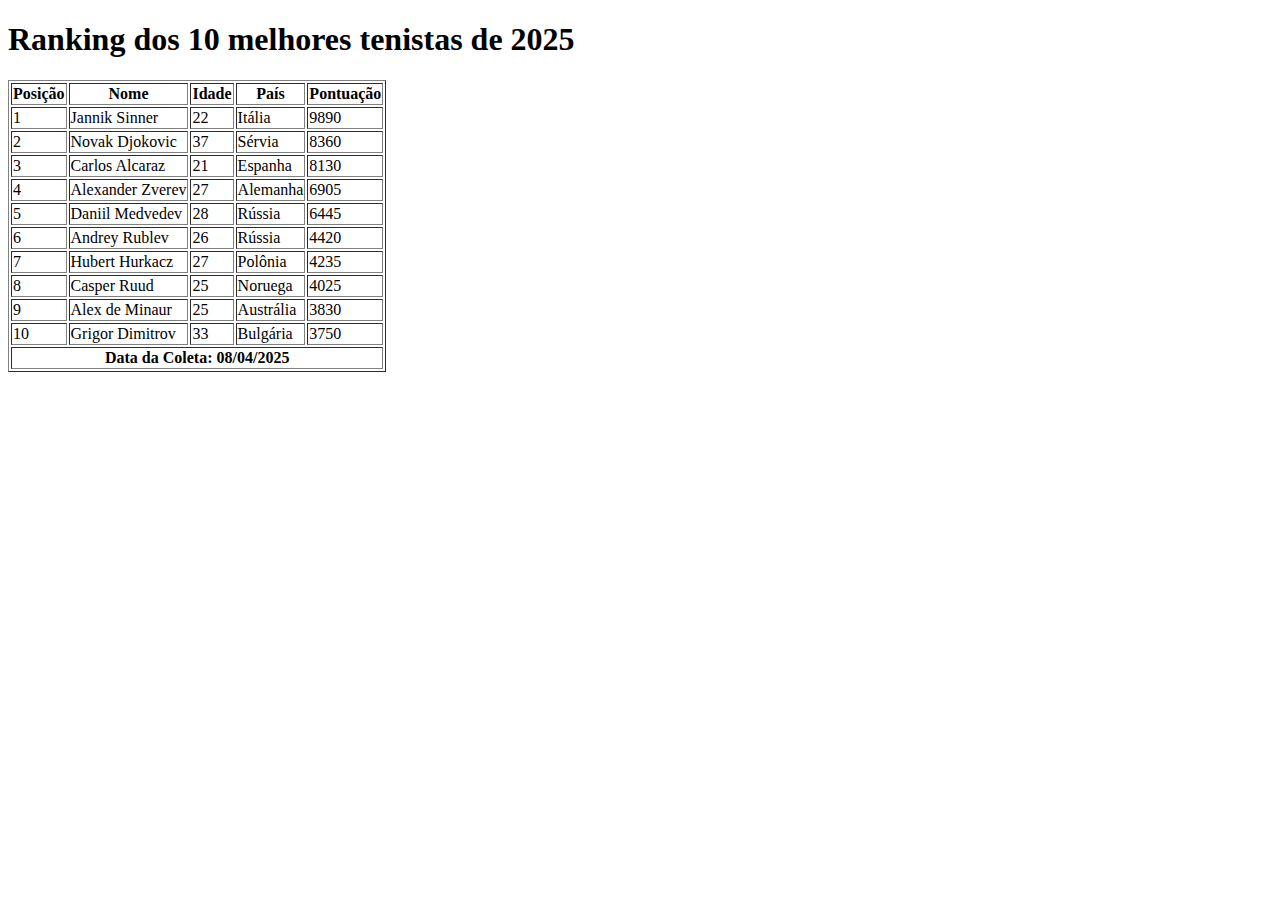
<file: tenistas.html>
<!DOCTYPE html>
 <html>
     <head><title>Top 10 Tenistas</title></head>
     <body>
         <header><h1>Ranking dos 10 melhores tenistas de 2025</h1></header>
         <main>
             <table border="1">
                 <thead>
                     <tr>
                         <th>Posição</th>
                         <th>Nome</th>
                         <th>Idade</th>
                         <th>País</th>
                         <th>Pontuação</th>
                     </tr>
                 </thead>
                 <tbody>
                     <tr>
                         <td>1</td>
                         <td>Jannik Sinner</td>
                         <td>22</td>
                         <td>Itália</td>
                         <td>9890</td>
                     </tr>
                     <tr>
                         <td>2</td>
                         <td>Novak Djokovic</td>
                         <td>37</td>
                         <td>Sérvia</td>
                         <td>8360</td>
                     </tr>
                     <tr>
                         <td>3</td>
                         <td>Carlos Alcaraz</td>
                         <td>21</td>
                         <td>Espanha</td>
                         <td>8130</td>
                     </tr>
                     <tr>
                         <td>4</td>
                         <td>Alexander Zverev</td>
                         <td>27</td>
                         <td>Alemanha</td>
                         <td>6905</td>
                     </tr>
                     <tr>
                         <td>5</td>
                         <td>Daniil Medvedev</td>
                         <td>28</td>
                         <td>Rússia</td>
                         <td>6445</td>
                     </tr>
                     <tr>
                         <td>6</td>
                         <td>Andrey Rublev</td>
                         <td>26</td>
                         <td>Rússia</td>
                         <td>4420</td>
                     </tr>
                     <tr>
                         <td>7</td>
                         <td>Hubert Hurkacz</td>
                         <td>27</td>
                         <td>Polônia</td>
                         <td>4235</td>
                     </tr>
                     <tr>
                         <td>8</td>
                         <td>Casper Ruud</td>
                         <td>25</td>
                         <td>Noruega</td>
                         <td>4025</td>
                     </tr>
                     <tr>
                         <td>9</td>
                         <td>Alex de Minaur</td>
                         <td>25</td>
                         <td>Austrália</td>
                         <td>3830</td>
                     </tr>
                     <tr>
                         <td>10</td>
                         <td>Grigor Dimitrov</td>
                         <td>33</td>
                         <td>Bulgária</td>
                         <td>3750</td>
                     </tr>
                 </tbody>
                 <tfoot>
                     <th colspan="5">Data da Coleta: 08/04/2025</th>
                 </tfoot>
             </table>
             <p>
         </main>
     </body>
 </html>
</file>
<file: CV/style.css>
* {
    margin: 0;
    padding: 0;
    box-sizing: border-box;
  }
  
  :root {
    --primary: #3b5998;
    --primary-light: #4c6eb5;
    --primary-dark: #2f477a;
    --secondary: #6c757d;
    --secondary-light: #868e96;
    --secondary-dark: #495057;
    --accent: #ffc107;
    --accent-light: #ffda6a;
    --accent-dark: #e6a800;
    --background: #e5ebf1;
    --text: #212529;
    --dark: #343a40;
    --light: #2b455f;
    
    --spacing-xs: 0.25rem;
    --spacing-sm: 0.5rem;
    --spacing-md: 1rem;
    --spacing-lg: 1.5rem;
    --spacing-xl: 2rem;
    --spacing-xxl: 3rem;

    --container-width: 1140px;
  }
  
  html {
    scroll-behavior: smooth;
  }
  
  body {
    font-family: 'arial', sans-serif;
    line-height: 1.6;
    color: var(--text);
    background-color: var(--background);
  }
  
  h1, h2, h3, h4, h5, h6 {
    font-family: 'Montserrat', sans-serif;
    line-height: 1.2;
    margin-bottom: var(--spacing-md);
    color: var(--primary-dark);
  }
  
  h1 {
    font-size: 2.5rem;
  }
  
  h2 {
    font-size: 2rem;
    position: relative;
    padding-bottom: var(--spacing-md);
    margin-bottom: var(--spacing-xl);
  }
  
  h2::after {
    content: '';
    position: absolute;
    bottom: 0;
    left: 0;
    width: 60px;
    height: 4px;
    background-color: var(--accent);
  }
  
  h3 {
    font-size: 1.5rem;
  }
  
  a {
    color: var(--primary);
    text-decoration: none;
    transition: color 0.3s ease;
  }
  
  a:hover {
    color: var(--primary-light);
  }
  
  ul {
    list-style: none;
  }
  
  .container {
    width: 100%;
    max-width: var(--container-width);
    margin: 0 auto;
    padding: 0 var(--spacing-md);
  }
  
  /* Header and Navigation */
  header {
    background-color: var(--primary);
    color: rgb(255, 255, 255);
    position: fixed;
    top: 0;
    left: 0;
    width: 100%;
    z-index: 1000;
    box-shadow: 0 2px 10px rgba(0, 0, 0, 0.1);
  }
  
  header .container {
    display: flex;
    justify-content: space-between;
    align-items: center;
    height: 60px;
  }
  
  .logo {
    font-family: 'Montserrat', sans-serif;
    font-weight: 700;
    font-size: 1.5rem;
  }
  
  nav ul {
    display: flex;
  }
  
  nav ul li {
    margin-left: var(--spacing-lg);
  }
  
  nav ul li a {
    color: white;
    font-weight: 500;
    position: relative;
  }
  
  nav ul li a::after {
    content: '';
    position: absolute;
    bottom: -5px;
    left: 0;
    width: 0;
    height: 2px;
    background-color: var(--accent);
    transition: width 0.3s ease;
  }
  
  nav ul li a:hover {
    color: var(--accent-light);
  }
  
  nav ul li a:hover::after {
    width: 100%;
  }
  
  .nav-toggle {
    display: none;
  }
  
  .nav-toggle-label {
    display: none;
  }
  
  main {
    padding-top: 60px; 
  }
  
  .section {
    padding: var(--spacing-xxl) 0;
  }
  

  #presentation {
    padding-top: calc(var(--spacing-xxl) * 1.5);
  }
  
  .presentation-content {
    display: flex;
    flex-direction: column;
    gap: var(--spacing-xl);
  }
  
  .profile-photo {
    text-align: center;
  }
  
  .profile-photo img {
    width: 200px;
    height: 200px;
    border-radius: 50%;
    border: 5px solid var(--primary-light);
    object-fit: cover;
    box-shadow: 0 5px 15px rgba(0, 0, 0, 0.1);
  }
  
  .presentation-text {
    margin-bottom: var(--spacing-xl);
  }
  
  .presentation-text p {
    margin-bottom: var(--spacing-md);
  }
  
  .contact-info {
    display: flex;
    flex-direction: column;
    gap: var(--spacing-md);
  }
  
  .contact-item {
    display: flex;
    align-items: center;
    gap: var(--spacing-sm);
  }
  
  .icon {
    font-size: 1.2rem;
  }
  

  .education-content {
    display: flex;
    flex-direction: column;
    gap: var(--spacing-xl);
  }
  
  .education-item {
    background-color: white;
    padding: var(--spacing-lg);
    border-radius: 8px;
    box-shadow: 0 2px 10px rgba(0, 0, 0, 0.05);
    transition: transform 0.3s ease, box-shadow 0.3s ease;
  }
  
  .education-item:hover {
    transform: translateY(-5px);
    box-shadow: 0 5px 15px rgba(0, 0, 0, 0.1);
  }
  
  .degree {
    color: var(--secondary);
    margin-bottom: var(--spacing-sm);
  }
  
  .year {
    color: var(--accent-dark);
    font-weight: 600;
  }

  .certifications-content {
    display: grid;
    grid-template-columns: 1fr;
    gap: var(--spacing-lg);
  }
  
  .certification-item {
    background-color: white;
    padding: var(--spacing-lg);
    border-radius: 8px;
    box-shadow: 0 2px 10px rgba(0, 0, 0, 0.05);
    transition: transform 0.3s ease, box-shadow 0.3s ease;
  }
  
  .certification-item:hover {
    transform: translateY(-5px);
    box-shadow: 0 5px 15px rgba(0, 0, 0, 0.1);
  }
  
  .certification-name {
    font-weight: 700;
    margin-bottom: var(--spacing-sm);
    color: var(--primary-dark);
  }
  
  .certification-duration {
    color: var(--secondary);
    margin-bottom: var(--spacing-sm);
  }
  
  .certification-year {
    color: var(--accent-dark);
    font-weight: 600;
  }
  

  .experience-content {
    display: flex;
    flex-direction: column;
    gap: var(--spacing-xl);
  }
  
  .experience-item {
    background-color: white;
    padding: var(--spacing-lg);
    border-radius: 8px;
    box-shadow: 0 2px 10px rgba(0, 0, 0, 0.05);
    transition: transform 0.3s ease, box-shadow 0.3s ease;
  }
  
  .experience-item:hover {
    transform: translateY(-5px);
    box-shadow: 0 5px 15px rgba(0, 0, 0, 0.1);
  }
  
  .company {
    color: var(--secondary);
    margin-bottom: var(--spacing-sm);
  }
  
  .period {
    color: var(--accent-dark);
    font-weight: 600;
    margin-bottom: var(--spacing-md);
  }
  
  .responsibilities p {
    margin-bottom: var(--spacing-sm);
  }
  
  .skills-content {
    background-color: white;
    padding: var(--spacing-lg);
    border-radius: 8px;
    box-shadow: 0 2px 10px rgba(0, 0, 0, 0.05);
  }
  
  .skills-list {
    display: grid;
    grid-template-columns: repeat(auto-fill, minmax(200px, 1fr));
    gap: var(--spacing-md);
  }
  
  .skills-list li {
    padding: var(--spacing-sm) var(--spacing-md);
    background-color: var(--primary-light);
    color: white;
    border-radius: 4px;
    text-align: center;
    font-weight: 500;
    transition: background-color 0.3s ease, transform 0.3s ease;
  }
  
  .skills-list li:hover {
    background-color: var(--primary);
    transform: scale(1.05);
  }
  
  footer {
    background-color: var(--dark);
    color: white;
    padding: var(--spacing-xl) 0;
    margin-top: var(--spacing-xxl);
  }
  
  .social-links ul {
    display: flex;
    justify-content: center;
    gap: var(--spacing-xl);
    margin-bottom: var(--spacing-lg);
  }
  
  .social-links a {
    color: white;
    font-weight: 500;
    transition: color 0.3s ease;
  }
  
  .social-links a:hover {
    color: var(--accent);
  }
  
  .copyright {
    text-align: center;
    color: var(--secondary-light);
    font-size: 0.9rem;
  }
  
  /* Media Queries */
  @media (max-width: 768px) {
    /* Header and Navigation for Mobile */
    header .container {
      position: relative;
    }
    
    nav {
      position: absolute;
      top: 100%;
      left: 0;
      width: 100%;
      background-color: var(--primary);
      transform: scale(1, 0);
      transform-origin: top;
      transition: transform 0.3s ease;
      box-shadow: 0 5px 10px rgba(0, 0, 0, 0.1);
    }
    
    nav ul {
      flex-direction: column;
      padding: var(--spacing-md) 0;
    }
    
    nav ul li {
      margin: 0;
      text-align: center;
    }
    
    nav ul li a {
      display: block;
      padding: var(--spacing-md) 0;
    }
    
    nav ul li a::after {
      display: none;
    }
    
    .nav-toggle:checked ~ nav {
      transform: scale(1, 1);
    }
    
    .nav-toggle-label {
      display: flex;
      align-items: center;
      height: 100%;
      cursor: pointer;
    }
    
    .nav-toggle-label span,
    .nav-toggle-label span::before,
    .nav-toggle-label span::after {
      display: block;
      background-color: white;
      height: 2px;
      width: 24px;
      position: relative;
      transition: all 0.3s ease;
    }
    
    .nav-toggle-label span::before,
    .nav-toggle-label span::after {
      content: '';
      position: absolute;
    }
    
    .nav-toggle-label span::before {
      bottom: 8px;
    }
    
    .nav-toggle-label span::after {
      top: 8px;
    }
    
    .nav-toggle:checked ~ .nav-toggle-label span {
      background-color: transparent;
    }
    
    .nav-toggle:checked ~ .nav-toggle-label span::before {
      transform: rotate(45deg);
      bottom: 0;
    }
    
    .nav-toggle:checked ~ .nav-toggle-label span::after {
      transform: rotate(-45deg);
      top: 0;
    }
    
    /* Content for Mobile */
    h1 {
      font-size: 2rem;
    }
    
    h2 {
      font-size: 1.7rem;
    }
    
    h3 {
      font-size: 1.3rem;
    }
    
    .section {
      padding: var(--spacing-xl) 0;
    }
    
    .social-links ul {
      flex-wrap: wrap;
      gap: var(--spacing-md);
    }
  }
  
  @media (min-width: 768px) {
    /* Presentation layout for desktop */
    .presentation-content {
      flex-direction: row;
      align-items: center;
      flex-wrap: wrap;
    }
    
    .profile-photo {
      flex: 0 0 30%;
    }
    
    .presentation-text {
      flex: 0 0 65%;
      margin-left: 5%;
    }
    
    .contact-info {
      flex-direction: row;
      justify-content: center;
      flex: 0 0 100%;
      margin-top: var(--spacing-lg);
    }
    
    /* Certifications grid for desktop */
    .certifications-content {
      grid-template-columns: repeat(2, 1fr);
    }
  }
  
  @media (min-width: 992px) {
    /* Certifications grid for larger desktop */
    .certifications-content {
      grid-template-columns: repeat(3, 1fr);
    }
    
    .contact-info {
      justify-content: flex-start;
    }
  }
</file>
<file: CSS Zen Garden/Box-Model/style.css>
/* Aspectos Gerais da Página*/
html {
    /* Cores da Página */
    background-color: rgb(160, 231, 172);
    color: rgb(38, 82, 37);
    font-size: 18px;
    font-family: Arial, trebuchet MS, Sans-serif;

/* Destaque Primário */
.cor_1_fonte {
        color: rgba(69, 92, 70, 0.911);
}

/* Destaque  */
.cor_2 {
    color: rgb(226, 144, 66);
}

/* Cor Secundário */
.cor_3 {
    color: rgba(130, 236, 236, 0.87);}
}

p{
 text-indent: 1em;
}

h1, h2, h3 {
    text-align: center;
}

h1 {
    font-size: 1.8rem;
}
h2 {
    font-size: 1.4rem;
}
h3 {
    font-size:1.2rem;
}

.summary {
    text-align: center;
}

.main p {
    line-height: 1.5;
}

abbr {
    font-variant: small-caps;
}

.page-wrapper{
    width: 80%;
    max-width: 1280px;
    margin: auto;
}

.intro{
    height: 550px;
}

.desing-archives{
    display: none;
}

header{
    background-color:rgb(42, 90, 49);
    color: rgb(205, 226, 172);
    text-align: center;
}

header > h1, h2 {
    display: inline-block;
}

h1 {
    margin-left: 1em;
    margin-right: 1em;
}


aside ul {
    list-style-type: none;
}

aside ul li {
    margin: 1.2em;
    text-align: center;
}

footer {
    background-color: rgb(123, 177, 126);
    margin: 4%;
    padding: 0.2em;
}

footer a {
    color: rgb(205, 255, 240);
    border: solid 2px rgb(155, 221, 188);
    padding: 0.5em;
    display: inline-block
    
}
</file>
<file: CSS Zen Garden/Paleta-Cores/style.css>
/* Aspectos Gerais da Página*/
html {
    /* Cores da Página */
    background-color: rgb(160, 231, 172);
    color: rgb(38, 82, 37);
    
}

/* Destaque Primário */
.cor_1_fonte {
        color: rgba(69, 92, 70, 0.911);
}

/* Destaque  */
.cor_2 {
    color: rgb(226, 144, 66);
}

/* Cor Secundário */
.cor_3 {
    color: rgba(130, 236, 236, 0.87);}
</file>
